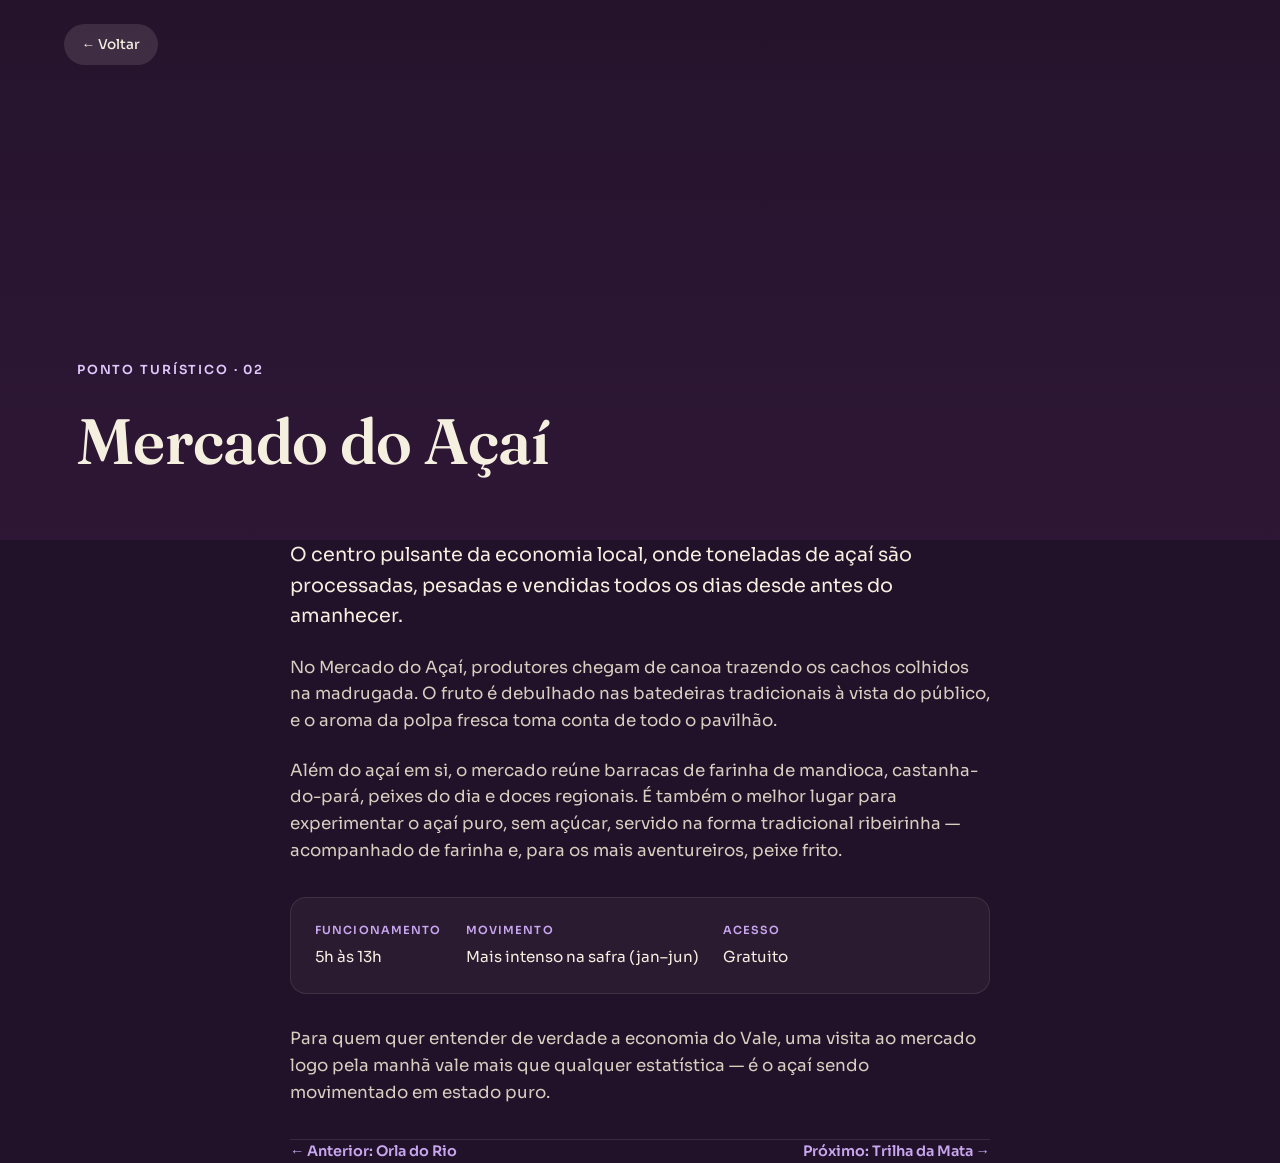
<file: pontos/mercado-do-acai.html>
<!DOCTYPE html>
<html lang="pt-BR">
<head>
<meta charset="UTF-8">
<meta name="viewport" content="width=device-width, initial-scale=1.0">
<title>Mercado do Açaí — Vale do Açaí</title>
<link rel="stylesheet" href="../style.css">
<link rel="stylesheet" href="ponto.css">
</head>
<body>

<a href="../index.html" class="back-link">← Voltar</a>

<header class="ponto-hero" style="background-image: url('https://images.unsplash.com/photo-1610832958506-aa56368176cf?q=80&w=1800&auto=format&fit=crop');">
  <div class="ponto-hero__content">
    <span class="tag">Ponto turístico · 02</span>
    <h1>Mercado do Açaí</h1>
  </div>
</header>

<main class="ponto-body">
  <p class="lead">O centro pulsante da economia local, onde toneladas de açaí são processadas, pesadas e vendidas todos os dias desde antes do amanhecer.</p>

  <p>No Mercado do Açaí, produtores chegam de canoa trazendo os cachos colhidos na madrugada. O fruto é debulhado nas batedeiras tradicionais à vista do público, e o aroma da polpa fresca toma conta de todo o pavilhão.</p>

  <p>Além do açaí em si, o mercado reúne barracas de farinha de mandioca, castanha-do-pará, peixes do dia e doces regionais. É também o melhor lugar para experimentar o açaí puro, sem açúcar, servido na forma tradicional ribeirinha — acompanhado de farinha e, para os mais aventureiros, peixe frito.</p>

  <div class="ponto-meta">
    <div class="ponto-meta__item">
      <span class="label">Funcionamento</span>
      <span class="value">5h às 13h</span>
    </div>
    <div class="ponto-meta__item">
      <span class="label">Movimento</span>
      <span class="value">Mais intenso na safra (jan–jun)</span>
    </div>
    <div class="ponto-meta__item">
      <span class="label">Acesso</span>
      <span class="value">Gratuito</span>
    </div>
  </div>

  <p>Para quem quer entender de verdade a economia do Vale, uma visita ao mercado logo pela manhã vale mais que qualquer estatística — é o açaí sendo movimentado em estado puro.</p>
</main>

<nav class="ponto-nav">
  <a href="orla-do-rio.html">← Anterior: Orla do Rio</a>
  <a href="trilha-da-mata.html">Próximo: Trilha da Mata →</a>
</nav>

</body>
</html>
</file>
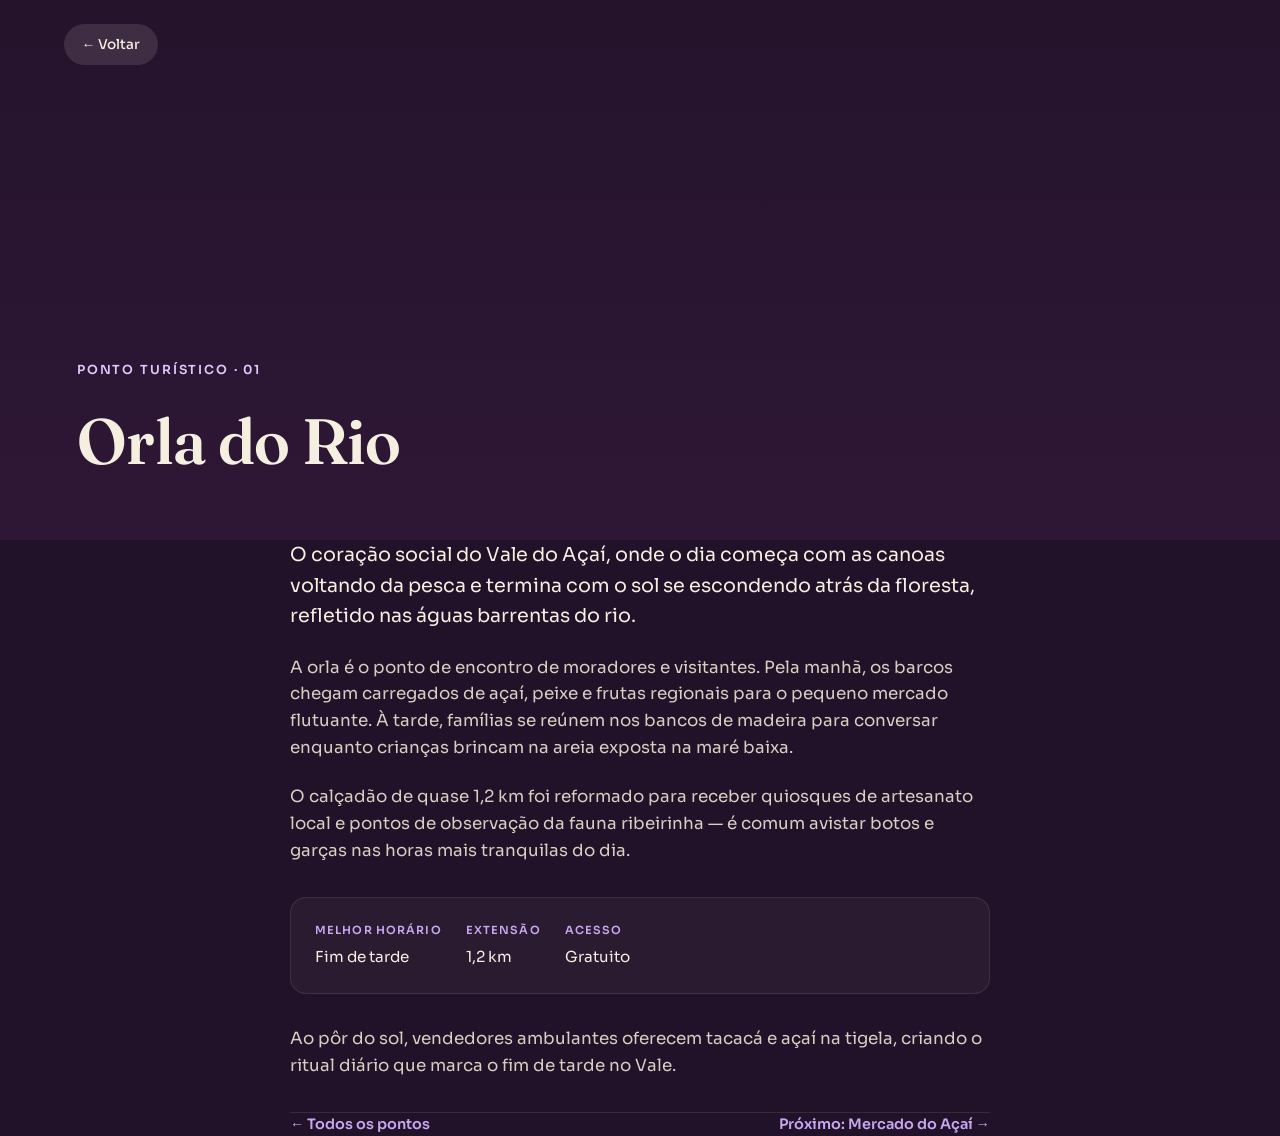
<file: pontos/orla-do-rio.html>
<!DOCTYPE html>
<html lang="pt-BR">
<head>
<meta charset="UTF-8">
<meta name="viewport" content="width=device-width, initial-scale=1.0">
<title>Orla do Rio — Vale do Açaí</title>
<link rel="stylesheet" href="../style.css">
<link rel="stylesheet" href="ponto.css">
</head>
<body>

<a href="../index.html" class="back-link">← Voltar</a>

<header class="ponto-hero" style="background-image: url('https://images.unsplash.com/photo-1544551763-46a013bb70d5?q=80&w=1800&auto=format&fit=crop');">
  <div class="ponto-hero__content">
    <span class="tag">Ponto turístico · 01</span>
    <h1>Orla do Rio</h1>
  </div>
</header>

<main class="ponto-body">
  <p class="lead">O coração social do Vale do Açaí, onde o dia começa com as canoas voltando da pesca e termina com o sol se escondendo atrás da floresta, refletido nas águas barrentas do rio.</p>

  <p>A orla é o ponto de encontro de moradores e visitantes. Pela manhã, os barcos chegam carregados de açaí, peixe e frutas regionais para o pequeno mercado flutuante. À tarde, famílias se reúnem nos bancos de madeira para conversar enquanto crianças brincam na areia exposta na maré baixa.</p>

  <p>O calçadão de quase 1,2 km foi reformado para receber quiosques de artesanato local e pontos de observação da fauna ribeirinha — é comum avistar botos e garças nas horas mais tranquilas do dia.</p>

  <div class="ponto-meta">
    <div class="ponto-meta__item">
      <span class="label">Melhor horário</span>
      <span class="value">Fim de tarde</span>
    </div>
    <div class="ponto-meta__item">
      <span class="label">Extensão</span>
      <span class="value">1,2 km</span>
    </div>
    <div class="ponto-meta__item">
      <span class="label">Acesso</span>
      <span class="value">Gratuito</span>
    </div>
  </div>

  <p>Ao pôr do sol, vendedores ambulantes oferecem tacacá e açaí na tigela, criando o ritual diário que marca o fim de tarde no Vale.</p>
</main>

<nav class="ponto-nav">
  <a href="../index.html#pontos">← Todos os pontos</a>
  <a href="mercado-do-acai.html">Próximo: Mercado do Açaí →</a>
</nav>

</body>
</html>
</file>
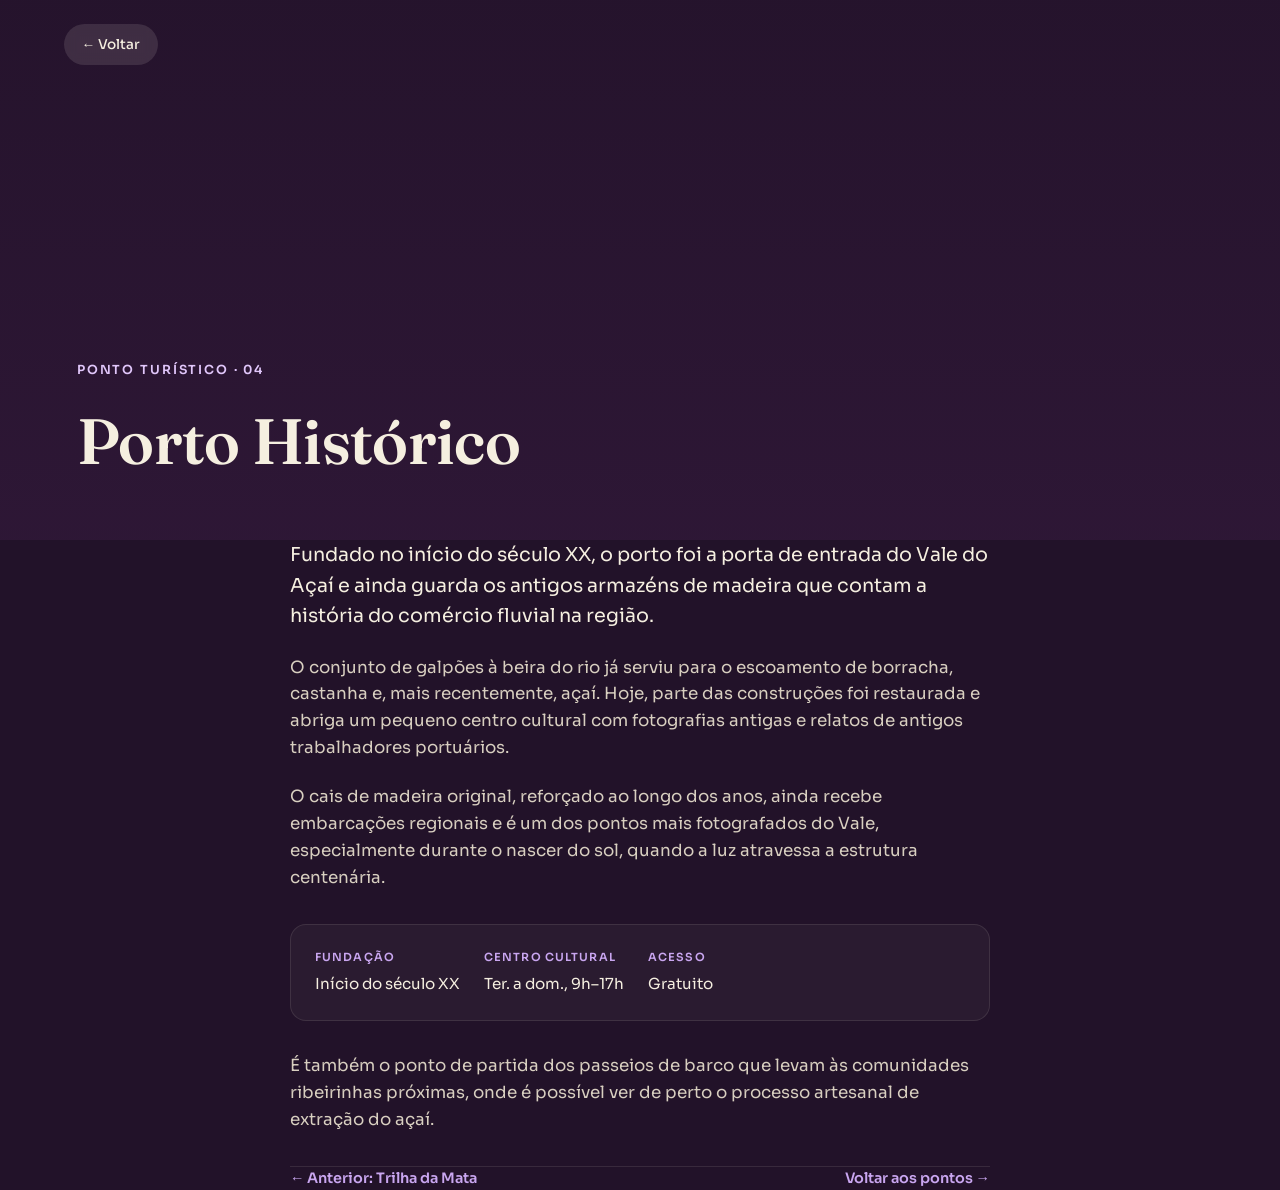
<file: pontos/porto-historico.html>
<!DOCTYPE html>
<html lang="pt-BR">
<head>
<meta charset="UTF-8">
<meta name="viewport" content="width=device-width, initial-scale=1.0">
<title>Porto Histórico — Vale do Açaí</title>
<link rel="stylesheet" href="../style.css">
<link rel="stylesheet" href="ponto.css">
</head>
<body>

<a href="../index.html" class="back-link">← Voltar</a>

<header class="ponto-hero" style="background-image: url('https://images.unsplash.com/photo-1518623001395-125242310d0c?q=80&w=1800&auto=format&fit=crop');">
  <div class="ponto-hero__content">
    <span class="tag">Ponto turístico · 04</span>
    <h1>Porto Histórico</h1>
  </div>
</header>

<main class="ponto-body">
  <p class="lead">Fundado no início do século XX, o porto foi a porta de entrada do Vale do Açaí e ainda guarda os antigos armazéns de madeira que contam a história do comércio fluvial na região.</p>

  <p>O conjunto de galpões à beira do rio já serviu para o escoamento de borracha, castanha e, mais recentemente, açaí. Hoje, parte das construções foi restaurada e abriga um pequeno centro cultural com fotografias antigas e relatos de antigos trabalhadores portuários.</p>

  <p>O cais de madeira original, reforçado ao longo dos anos, ainda recebe embarcações regionais e é um dos pontos mais fotografados do Vale, especialmente durante o nascer do sol, quando a luz atravessa a estrutura centenária.</p>

  <div class="ponto-meta">
    <div class="ponto-meta__item">
      <span class="label">Fundação</span>
      <span class="value">Início do século XX</span>
    </div>
    <div class="ponto-meta__item">
      <span class="label">Centro cultural</span>
      <span class="value">Ter. a dom., 9h–17h</span>
    </div>
    <div class="ponto-meta__item">
      <span class="label">Acesso</span>
      <span class="value">Gratuito</span>
    </div>
  </div>

  <p>É também o ponto de partida dos passeios de barco que levam às comunidades ribeirinhas próximas, onde é possível ver de perto o processo artesanal de extração do açaí.</p>
</main>

<nav class="ponto-nav">
  <a href="trilha-da-mata.html">← Anterior: Trilha da Mata</a>
  <a href="../index.html#pontos">Voltar aos pontos →</a>
</nav>

</body>
</html>
</file>
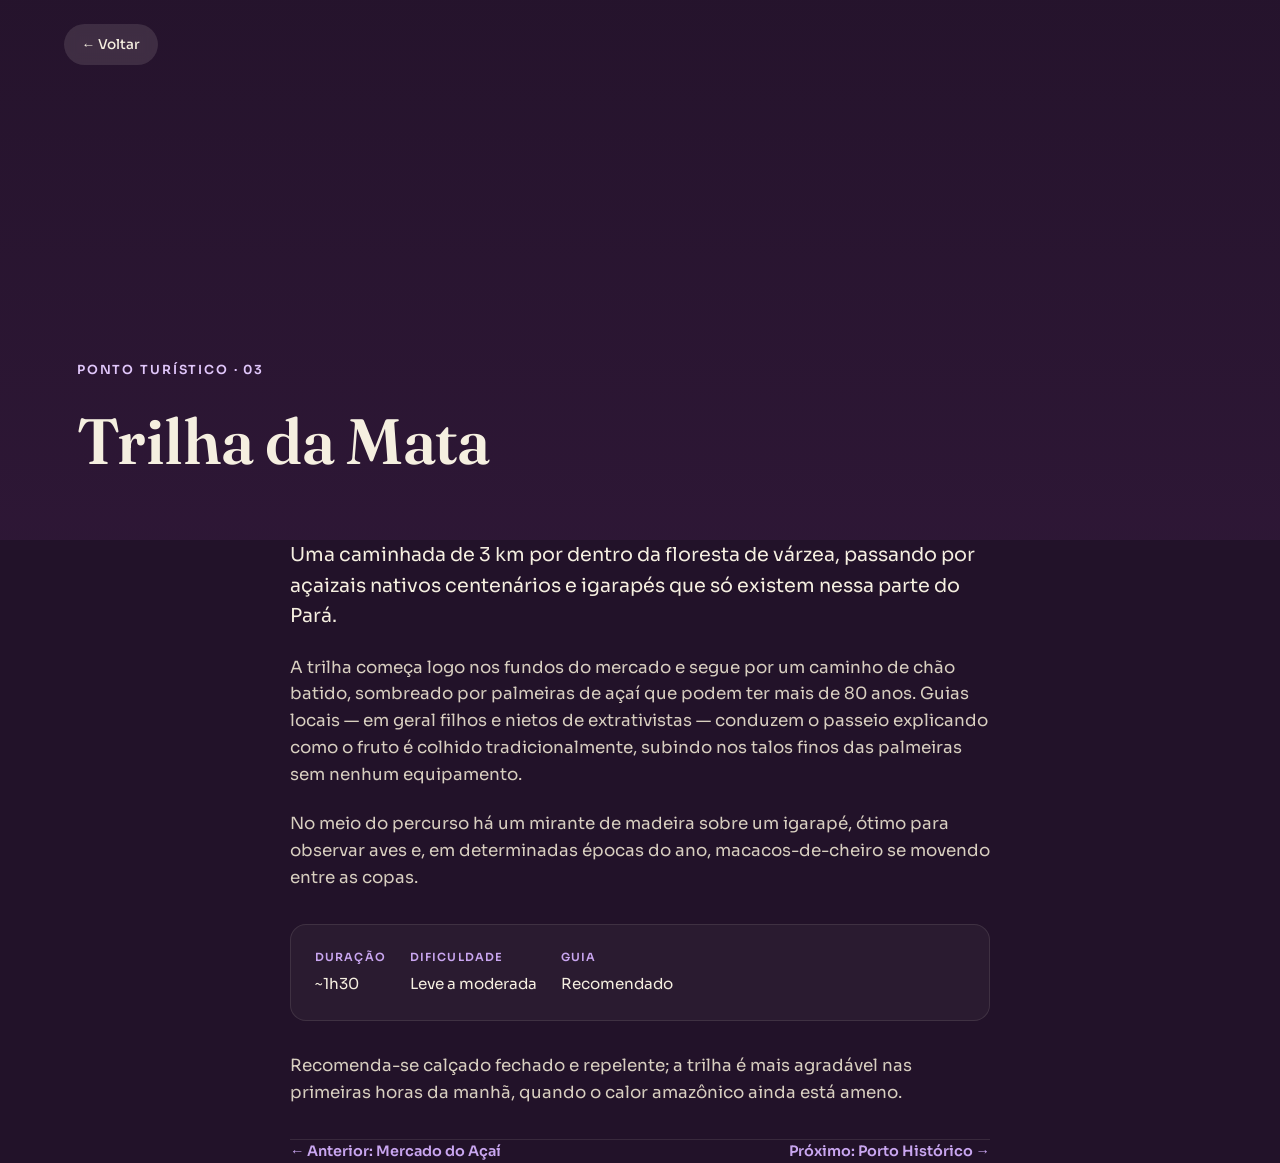
<file: pontos/trilha-da-mata.html>
<!DOCTYPE html>
<html lang="pt-BR">
<head>
<meta charset="UTF-8">
<meta name="viewport" content="width=device-width, initial-scale=1.0">
<title>Trilha da Mata — Vale do Açaí</title>
<link rel="stylesheet" href="../style.css">
<link rel="stylesheet" href="ponto.css">
</head>
<body>

<a href="../index.html" class="back-link">← Voltar</a>

<header class="ponto-hero" style="background-image: url('https://images.unsplash.com/photo-1536147116438-62679a5e01f9?q=80&w=1800&auto=format&fit=crop');">
  <div class="ponto-hero__content">
    <span class="tag">Ponto turístico · 03</span>
    <h1>Trilha da Mata</h1>
  </div>
</header>

<main class="ponto-body">
  <p class="lead">Uma caminhada de 3 km por dentro da floresta de várzea, passando por açaizais nativos centenários e igarapés que só existem nessa parte do Pará.</p>

  <p>A trilha começa logo nos fundos do mercado e segue por um caminho de chão batido, sombreado por palmeiras de açaí que podem ter mais de 80 anos. Guias locais — em geral filhos e nietos de extrativistas — conduzem o passeio explicando como o fruto é colhido tradicionalmente, subindo nos talos finos das palmeiras sem nenhum equipamento.</p>

  <p>No meio do percurso há um mirante de madeira sobre um igarapé, ótimo para observar aves e, em determinadas épocas do ano, macacos-de-cheiro se movendo entre as copas.</p>

  <div class="ponto-meta">
    <div class="ponto-meta__item">
      <span class="label">Duração</span>
      <span class="value">~1h30</span>
    </div>
    <div class="ponto-meta__item">
      <span class="label">Dificuldade</span>
      <span class="value">Leve a moderada</span>
    </div>
    <div class="ponto-meta__item">
      <span class="label">Guia</span>
      <span class="value">Recomendado</span>
    </div>
  </div>

  <p>Recomenda-se calçado fechado e repelente; a trilha é mais agradável nas primeiras horas da manhã, quando o calor amazônico ainda está ameno.</p>
</main>

<nav class="ponto-nav">
  <a href="mercado-do-acai.html">← Anterior: Mercado do Açaí</a>
  <a href="porto-historico.html">Próximo: Porto Histórico →</a>
</nav>

</body>
</html>
</file>
<file: style.css>
/* ===================================================
   VALE DO AÇAÍ — Design System
   Paleta: roxo açaí + verde mata + lima vivo + dourado
   =================================================== */

@import url('https://fonts.googleapis.com/css2?family=Fraunces:opsz,wght@9..144,300..900&family=Sora:wght@300;400;500;600;700&display=swap');

:root {
  /* Cores — Roxo + Violeta */
  --acai-deep: #221229;
  --acai-mid: #4A2351;
  --verde-mata: #6B3FA0;
  --verde-mata-light: #8E5FC2;
  --lima: #C9A6F0;
  --lima-soft: #E0C6FA;
  --dourado: #B084DC;
  --creme: #F5EFE0;
  --creme-dim: #D8CFC0;

  /* Gradientes */
  --grad-hero: linear-gradient(160deg, var(--acai-deep) 0%, var(--acai-mid) 38%, var(--verde-mata) 78%, var(--verde-mata-light) 100%);
  --grad-section: linear-gradient(180deg, var(--verde-mata) 0%, var(--acai-mid) 100%);
  --grad-text: linear-gradient(90deg, var(--lima) 0%, var(--dourado) 100%);

  /* Tipografia */
  --font-display: 'Fraunces', serif;
  --font-body: 'Sora', sans-serif;

  /* Espaçamento */
  --section-pad: clamp(4rem, 10vw, 8rem);
}

* { margin: 0; padding: 0; box-sizing: border-box; }

html { scroll-behavior: smooth; }

body {
  font-family: var(--font-body);
  background: var(--acai-deep);
  color: var(--creme);
  overflow-x: hidden;
  line-height: 1.6;
}

h1, h2, h3 {
  font-family: var(--font-display);
  font-weight: 600;
  letter-spacing: -0.01em;
}

a { color: inherit; text-decoration: none; }

img { max-width: 100%; display: block; }

::selection { background: var(--lima); color: var(--acai-deep); }

/* Foco visível para acessibilidade */
a:focus-visible, button:focus-visible {
  outline: 2px solid var(--lima);
  outline-offset: 3px;
}

/* Respeita preferência de movimento reduzido */
@media (prefers-reduced-motion: reduce) {
  *, *::before, *::after {
    animation-duration: 0.01ms !important;
    animation-iteration-count: 1 !important;
    transition-duration: 0.01ms !important;
    scroll-behavior: auto !important;
  }
}

/* ===================================================
   NAV
   =================================================== */
.nav {
  position: fixed;
  top: 0;
  left: 0;
  right: 0;
  z-index: 100;
  display: flex;
  justify-content: space-between;
  align-items: center;
  padding: 1.5rem clamp(1.5rem, 5vw, 4rem);
  background: linear-gradient(180deg, rgba(46, 23, 54, 0.85) 0%, transparent 100%);
  backdrop-filter: blur(2px);
}

.nav__logo {
  font-family: var(--font-display);
  font-size: 1.3rem;
  font-weight: 700;
  color: var(--creme);
}

.nav__logo span { color: var(--lima); }

.nav__links {
  display: flex;
  gap: 2rem;
  font-size: 0.9rem;
  font-weight: 500;
}

.nav__links a {
  opacity: 0.85;
  transition: opacity 0.25s, color 0.25s;
  position: relative;
}

.nav__links a:hover { opacity: 1; color: var(--lima-soft); }

@media (max-width: 640px) {
  .nav__links { display: none; }
}

/* ===================================================
   HERO — fundo fixo com efeito de scroll
   =================================================== */
.hero {
  position: relative;
  height: 100vh;
  min-height: 600px;
  display: flex;
  flex-direction: column;
  align-items: center;
  justify-content: center;
  text-align: center;
  overflow: hidden;
}

.hero__bg {
  position: fixed;
  top: 0;
  left: 0;
  width: 100%;
  height: 100vh;
  z-index: -2;
  background-image:
    linear-gradient(160deg, rgba(46,23,54,0.55) 0%, rgba(74,35,81,0.5) 40%, rgba(31,77,58,0.75) 100%),
    url('https://images.unsplash.com/photo-1516214104703-d870798883c5?q=80&w=1800&auto=format&fit=crop');
  background-size: cover;
  background-position: center;
  background-attachment: fixed;
}

@supports not (background-attachment: fixed) {
  .hero__bg { position: absolute; }
}

.hero__content {
  position: relative;
  z-index: 1;
  padding: 0 1.5rem;
  animation: heroFade 1.4s ease-out;
}

@keyframes heroFade {
  from { opacity: 0; transform: translateY(24px); }
  to { opacity: 1; transform: translateY(0); }
}

.hero__eyebrow {
  font-size: 0.85rem;
  letter-spacing: 0.18em;
  text-transform: uppercase;
  color: var(--lima-soft);
  margin-bottom: 1rem;
  font-weight: 600;
}

.hero h1 {
  font-size: clamp(2.8rem, 9vw, 6.5rem);
  line-height: 1.02;
  color: var(--creme);
}

.hero h1 .accent {
  display: block;
  background: var(--grad-text);
  -webkit-background-clip: text;
  background-clip: text;
  color: transparent;
}

.hero__sub {
  margin-top: 1.5rem;
  font-size: clamp(1rem, 2vw, 1.25rem);
  color: var(--creme-dim);
  max-width: 36ch;
  margin-inline: auto;
}

.hero__scroll {
  position: absolute;
  bottom: 2.5rem;
  left: 50%;
  transform: translateX(-50%);
  z-index: 1;
  display: flex;
  flex-direction: column;
  align-items: center;
  gap: 0.5rem;
  font-size: 0.75rem;
  letter-spacing: 0.12em;
  text-transform: uppercase;
  color: var(--creme-dim);
  opacity: 0.8;
}

.hero__scroll-line {
  width: 1px;
  height: 36px;
  background: linear-gradient(180deg, var(--lima) 0%, transparent 100%);
  animation: scrollPulse 1.8s ease-in-out infinite;
}

@keyframes scrollPulse {
  0%, 100% { transform: scaleY(1); opacity: 0.5; }
  50% { transform: scaleY(1.3); opacity: 1; }
}

/* ===================================================
   SEÇÕES GERAIS
   =================================================== */
.section {
  position: relative;
  z-index: 1;
  padding: var(--section-pad) clamp(1.5rem, 6vw, 5rem);
}

.section--green {
  background: var(--grad-section);
  border-radius: 32px 32px 0 0;
  margin-top: -2rem;
}

.section--deep {
  background: var(--acai-deep);
}

.section-head {
  max-width: 640px;
  margin-bottom: clamp(2.5rem, 6vw, 4rem);
}

.section-eyebrow {
  font-size: 0.8rem;
  letter-spacing: 0.16em;
  text-transform: uppercase;
  color: var(--lima);
  font-weight: 600;
  margin-bottom: 0.75rem;
  display: block;
}

.section-head h2 {
  font-size: clamp(2rem, 5vw, 3.2rem);
  color: var(--creme);
}

.section-head p {
  margin-top: 1rem;
  color: var(--creme-dim);
  font-size: 1.05rem;
  max-width: 50ch;
}

/* ===================================================
   CARROSSEL — Pontos Turísticos
   =================================================== */
.carousel-wrap {
  max-width: 1000px;
  margin: 0 auto;
  position: relative;
}

.carousel {
  position: relative;
  overflow: hidden;
  border-radius: 24px;
  box-shadow: 0 30px 60px -20px rgba(0,0,0,0.5);
}

.carousel__track {
  display: flex;
  transition: transform 0.55s cubic-bezier(0.65, 0, 0.35, 1);
}

.carousel__slide {
  flex: 0 0 100%;
  position: relative;
  aspect-ratio: 16/9;
}

.carousel__slide img {
  width: 100%;
  height: 100%;
  object-fit: cover;
  transition: transform 0.6s ease;
}

.carousel__slide a:hover img { transform: scale(1.05); }

.carousel__caption {
  position: absolute;
  bottom: 0;
  left: 0;
  right: 0;
  padding: 2.5rem 1.75rem 1.5rem;
  background: linear-gradient(180deg, transparent, rgba(20,10,24,0.92));
}

.carousel__caption .tag {
  font-size: 0.72rem;
  letter-spacing: 0.14em;
  text-transform: uppercase;
  color: var(--lima-soft);
  font-weight: 600;
}

.carousel__caption h3 {
  font-size: clamp(1.3rem, 3vw, 1.9rem);
  color: var(--creme);
  margin-top: 0.3rem;
}

.carousel__caption .go {
  display: inline-flex;
  align-items: center;
  gap: 0.4rem;
  margin-top: 0.6rem;
  font-size: 0.85rem;
  color: var(--lima);
  font-weight: 600;
}

.carousel__btn {
  position: absolute;
  top: 50%;
  transform: translateY(-50%);
  z-index: 5;
  width: 48px;
  height: 48px;
  border-radius: 50%;
  border: none;
  background: rgba(245, 239, 224, 0.12);
  backdrop-filter: blur(6px);
  color: var(--creme);
  font-size: 1.3rem;
  cursor: pointer;
  display: flex;
  align-items: center;
  justify-content: center;
  transition: background 0.25s, transform 0.25s;
}

.carousel__btn:hover {
  background: var(--lima);
  color: var(--acai-deep);
  transform: translateY(-50%) scale(1.08);
}

.carousel__btn--prev { left: -8px; }
.carousel__btn--next { right: -8px; }

@media (max-width: 640px) {
  .carousel__btn--prev { left: 8px; }
  .carousel__btn--next { right: 8px; }
}

/* Bagos de açaí como indicadores */
.carousel__dots {
  display: flex;
  justify-content: center;
  gap: 0.6rem;
  margin-top: 1.75rem;
}

.dot {
  width: 12px;
  height: 14px;
  border-radius: 50% 50% 50% 50% / 55% 55% 45% 45%;
  background: var(--verde-mata-light);
  opacity: 0.5;
  cursor: pointer;
  border: none;
  transition: all 0.3s ease;
  padding: 0;
}

.dot::before { content: none; }

.dot.is-active {
  background: var(--lima);
  opacity: 1;
  transform: scale(1.25);
  box-shadow: 0 0 0 3px rgba(168, 217, 68, 0.25);
}

/* ===================================================
   CONTADOR DE HABITANTES
   =================================================== */
.counter-section {
  text-align: center;
  display: flex;
  flex-direction: column;
  align-items: center;
}

.counter {
  font-family: var(--font-display);
  font-weight: 700;
  font-size: clamp(3.5rem, 14vw, 9rem);
  line-height: 1;
  background: var(--grad-text);
  -webkit-background-clip: text;
  background-clip: text;
  color: transparent;
  font-variant-numeric: tabular-nums;
}

.counter-label {
  margin-top: 1rem;
  font-size: 1rem;
  letter-spacing: 0.14em;
  text-transform: uppercase;
  color: var(--creme-dim);
  font-weight: 600;
}

.counter-sub {
  margin-top: 0.75rem;
  color: var(--creme-dim);
  opacity: 0.75;
  font-size: 0.9rem;
}

/* ===================================================
   GRÁFICO ECONÔMICO
   =================================================== */
.chart-card {
  max-width: 760px;
  margin: 0 auto;
  background: rgba(245, 239, 224, 0.04);
  border: 1px solid rgba(245, 239, 224, 0.12);
  border-radius: 24px;
  padding: clamp(1.75rem, 4vw, 3rem);
}

.chart-card__title {
  font-size: 0.85rem;
  letter-spacing: 0.1em;
  text-transform: uppercase;
  color: var(--dourado);
  font-weight: 600;
  margin-bottom: 2rem;
}

.chart {
  display: flex;
  align-items: flex-end;
  gap: clamp(0.6rem, 2vw, 1.5rem);
  height: 260px;
  padding-top: 1rem;
  border-bottom: 1px solid rgba(245, 239, 224, 0.18);
}

.bar-col {
  flex: 1;
  display: flex;
  flex-direction: column;
  align-items: center;
  justify-content: flex-end;
  height: 100%;
  gap: 0.6rem;
}

.bar-value {
  font-size: 0.8rem;
  font-weight: 600;
  color: var(--lima-soft);
  opacity: 0;
  transition: opacity 0.4s ease 0.3s;
}

.bar-col.is-visible .bar-value { opacity: 1; }

.bar {
  width: 100%;
  max-width: 46px;
  height: 0%;
  border-radius: 8px 8px 0 0;
  background: linear-gradient(180deg, var(--lima) 0%, var(--verde-mata-light) 100%);
  transition: height 1.1s cubic-bezier(0.16, 1, 0.3, 1);
}

.bar-col.is-visible .bar { height: var(--target-h); }

.bar-label {
  margin-top: 0.7rem;
  font-size: 0.75rem;
  color: var(--creme-dim);
  text-align: center;
}

/* ===================================================
   PLANTA DA CIDADE (placeholder)
   =================================================== */
.plant-placeholder {
  max-width: 760px;
  margin: 0 auto;
  border: 2px dashed rgba(245, 239, 224, 0.25);
  border-radius: 24px;
  aspect-ratio: 4/3;
  display: flex;
  flex-direction: column;
  align-items: center;
  justify-content: center;
  gap: 1rem;
  color: var(--creme-dim);
  background: rgba(245, 239, 224, 0.03);
}

.plant-placeholder svg { width: 96px; height: 96px; opacity: 0.5; }

.plant-placeholder .label {
  font-size: 0.85rem;
  letter-spacing: 0.08em;
  text-transform: uppercase;
}

/* ===================================================
   FOOTER
   =================================================== */
.footer {
  padding: 3rem clamp(1.5rem, 6vw, 5rem);
  background: var(--acai-deep);
  text-align: center;
  color: var(--creme-dim);
  font-size: 0.85rem;
}

.footer .lima { color: var(--lima); }
</file>
<file: pontos/ponto.css>
/* ===================================================
   PÁGINA DE PONTO TURÍSTICO — estilos específicos
   =================================================== */

.ponto-hero {
  position: relative;
  height: 60vh;
  min-height: 420px;
  display: flex;
  align-items: flex-end;
  background-size: cover;
  background-position: center;
}

.ponto-hero::after {
  content: '';
  position: absolute;
  inset: 0;
  background: linear-gradient(180deg, rgba(46,23,54,0.25) 0%, rgba(46,23,54,0.95) 100%);
}

.ponto-hero__content {
  position: relative;
  z-index: 1;
  padding: 0 clamp(1.5rem, 6vw, 5rem) 3rem;
  width: 100%;
}

.back-link {
  position: fixed;
  top: 1.5rem;
  left: clamp(1.5rem, 5vw, 4rem);
  z-index: 100;
  display: inline-flex;
  align-items: center;
  gap: 0.5rem;
  padding: 0.6rem 1.1rem;
  border-radius: 100px;
  background: rgba(245, 239, 224, 0.12);
  backdrop-filter: blur(6px);
  color: var(--creme);
  font-size: 0.85rem;
  font-weight: 500;
  transition: background 0.25s;
}

.back-link:hover { background: var(--lima); color: var(--acai-deep); }

.ponto-hero__content .tag {
  font-size: 0.78rem;
  letter-spacing: 0.15em;
  text-transform: uppercase;
  color: var(--lima-soft);
  font-weight: 600;
}

.ponto-hero__content h1 {
  font-size: clamp(2.2rem, 6vw, 4rem);
  color: var(--creme);
  margin-top: 0.5rem;
  max-width: 18ch;
}

.ponto-body {
  max-width: 700px;
  margin: 0 auto;
  padding: clamp(3rem, 8vw, 5rem) clamp(1.5rem, 6vw, 0);
}

.ponto-body p {
  color: var(--creme-dim);
  font-size: 1.05rem;
  margin-bottom: 1.4rem;
}

.ponto-body .lead {
  font-size: 1.2rem;
  color: var(--creme);
}

.ponto-meta {
  display: flex;
  flex-wrap: wrap;
  gap: 1.5rem;
  margin: 2rem 0;
  padding: 1.5rem;
  border-radius: 16px;
  background: rgba(245, 239, 224, 0.04);
  border: 1px solid rgba(245, 239, 224, 0.1);
}

.ponto-meta__item {
  display: flex;
  flex-direction: column;
  gap: 0.3rem;
}

.ponto-meta__item .label {
  font-size: 0.7rem;
  letter-spacing: 0.1em;
  text-transform: uppercase;
  color: var(--lima);
  font-weight: 600;
}

.ponto-meta__item .value {
  font-size: 0.95rem;
  color: var(--creme);
}

.ponto-nav {
  display: flex;
  justify-content: space-between;
  align-items: center;
  max-width: 700px;
  margin: 0 auto;
  padding: 2rem clamp(1.5rem, 6vw, 0) 4rem;
  border-top: 1px solid rgba(245, 239, 224, 0.1);
  margin-top: 2rem;
}

.ponto-nav a {
  font-size: 0.9rem;
  font-weight: 600;
  color: var(--lima);
}

.ponto-nav a:hover { color: var(--lima-soft); }
</file>
